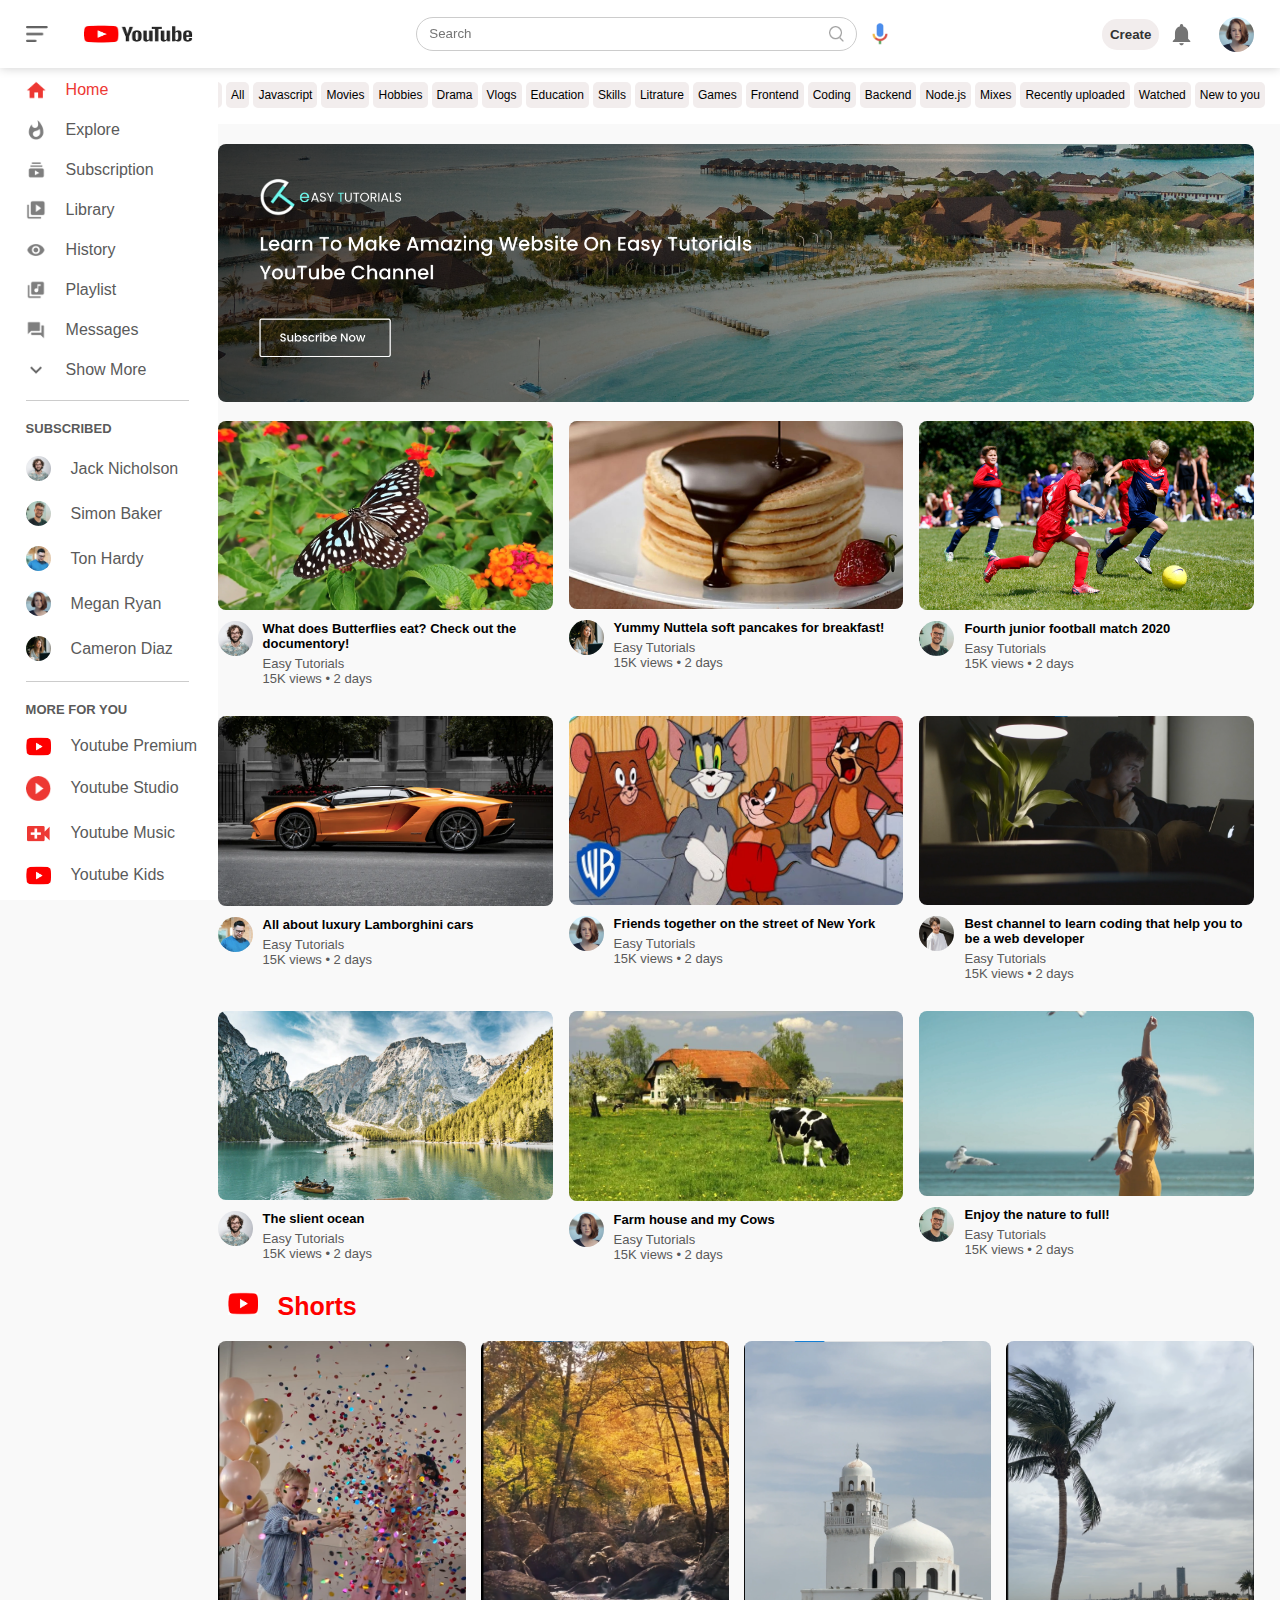
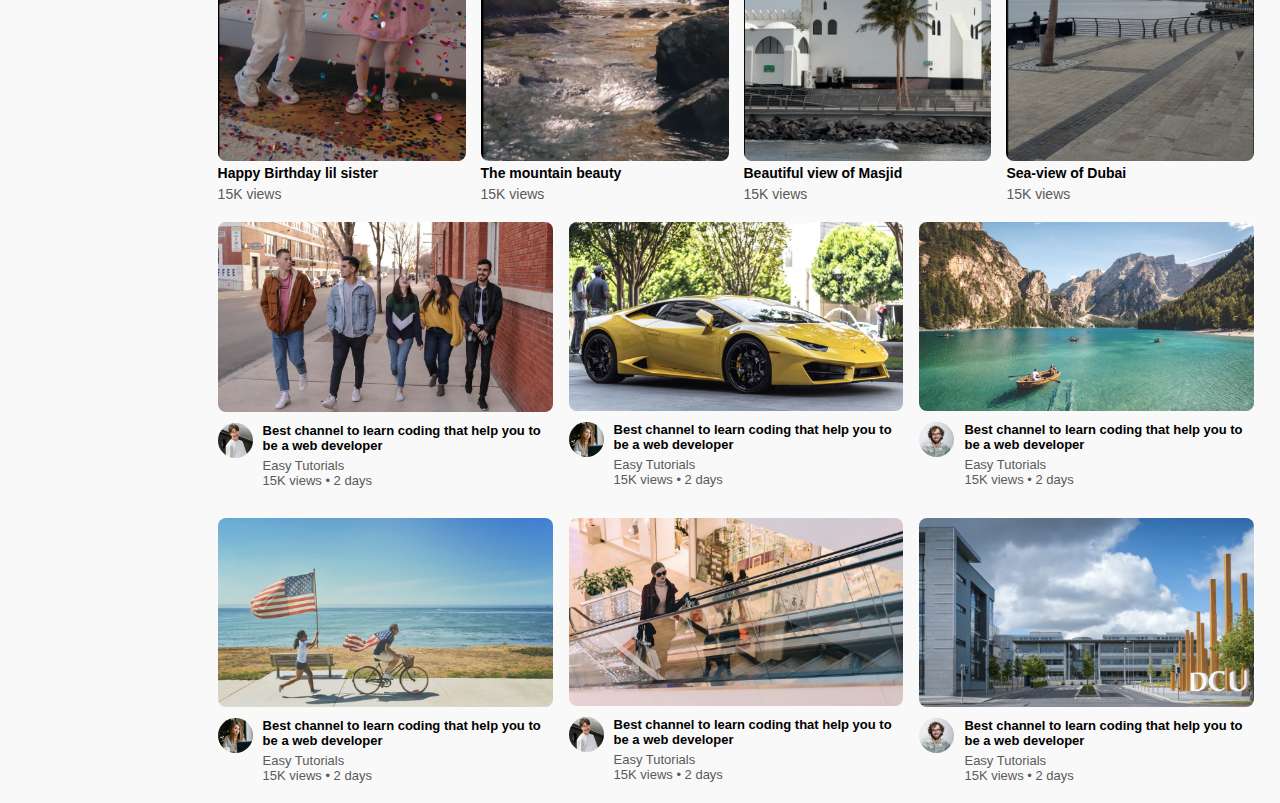
<file: index.html>
<!DOCTYPE html>
<html lang="en">

<head>
    <meta charset="UTF-8">
    <meta name="viewport" content="width=device-width, initial-scale=1.0">
    <title>Document</title>
    <link rel="stylesheet" href="style.css">
</head>

<body>
    <div class="main">
    
    <nav class="flex-div">
        <div class="nav-left flex-div">
            <img src="images/menu.png" alt=""  class="menu-icon">
            <img height="48px" src="images/logo (2).png" alt=""  class="logo">
        </div>
        <div class="nav-middle flex-div">
<div class="search-box flex-div">
<input type="text" placeholder="Search">
<img src="images/search.png" alt="">
</div>
<img src="images/voice-search.png" alt=""  class="mic-icon">
        </div>
        <div class="nav-right flex-div">
            <button class="btn"> Create</button>
            <img src="images/notification.png" alt="">
            <img src="images/megan.png" alt=""  class="user-icon">
        </div>
    </nav>

    <div class="layout">
    <!-- ---------------sidebar-------------- -->
    <div class="sidebar">
        <div class="shortcut-links">
            <a href=""><img src="images/home.png" ><p>Home</p></a>
            <a href=""><img src="images/explore.png" ><p>Explore</p></a>
            <a href=""><img src="images/subscriprion.png" ><p>Subscription</p></a>
            <a href=""><img src="images/library.png" ><p>Library</p></a>
            <a href=""><img src="images/history.png" ><p>History</p></a>
            <a href=""><img src="images/playlist.png" ><p>Playlist</p></a>
            <a href=""><img src="images/messages.png" ><p>Messages</p></a>
            <a href=""><img src="images/show-more.png" ><p>Show More</p></a>
        <hr>
        </div>
        <div class="subscribed-list">
            <h3>SUBSCRIBED</h3>
            <a href=""><img src="images/Jack.png" alt=""><p>Jack Nicholson</p></a>
            <a href=""><img src="images/simon.png" alt=""><p>Simon Baker</p></a>
            <a href=""><img src="images/tom.png" alt=""><p>Ton Hardy</p></a>
            <a href=""><img src="images/megan.png" alt=""><p>Megan Ryan</p></a>
            <a href=""><img src="images/cameron.png" alt=""><p>Cameron Diaz</p></a>
        
        </div>
        <hr>
        <div class="more">
            <h3>MORE FOR YOU</h3>
            <a href=""><img src="images/logo 4.png" alt=""><p>Youtube Premium </p></a>
            <a href=""><img src="images/logo3.png" alt=""><p>Youtube Studio</p></a>
            <a href=""><img src="images/upload.png" alt=""><p>Youtube Music </p></a>
            <a href=""><img src="images/logo 4.png" alt=""><p>Youtube Kids</p> </a>
        </div>
    </div>
  <!-- ------------- suggestions --------- -->

  <div class="content-wrapper">

<div class="category-list">
    <button class="category-btn active" id="btn1">All</button>
    <button class="category-btn">News</button>
    <button class="category-btn">React</button>
    <button class="category-btn">Music</button>
    <button class="category-btn">Flowers</button>
    <button class="category-btn">All</button>
    <button class="category-btn">Javascript</button>
    <button class="category-btn">Movies</button>
    <button class="category-btn">Hobbies</button>
    <button class="category-btn">Drama</button>
    <button class="category-btn">Vlogs</button>
    <button class="category-btn">Education</button>
    <button class="category-btn">Skills</button>
    <button class="category-btn">Litrature</button>
    <button class="category-btn">Games</button>
    <button class="category-btn">Frontend</button>
    <button class="category-btn">Coding</button>
    <button class="category-btn">Backend</button>
    <button class="category-btn">Node.js</button>
    <button class="category-btn">Mixes</button>
    <button class="category-btn">Recently uploaded</button>
    <button class="category-btn">Watched</button>
    <button class="category-btn">New to you</button>
</div>
</div>

</div>

<!-- ----------- main ------------- -->

<div class="container">
    <div class="banner">
        <img src="images/banner.png" alt="">
    </div>

<div class="list-container">
    <div class="vid-list">
        <a href="video4.html"><img src="images/butterfly.png" alt="" class="thumbnail"></a>
        <div class="flex-div">
            <img src="images/Jack.png" alt="">
            <div class="vid-info">
                <a href="video4.html">What does Butterflies eat? Check out the documentory!</a>
                <p>Easy Tutorials</p>
                <p>15K views &bull; 2 days</p>

            </div>
        </div>
    </div>
    <div class="vid-list">
        <a href="video1.html"><img src="images/cook(1).jpg" alt="" class="thumbnail"></a>
        <div class="flex-div">
            <img src="images/cameron.png" alt="">
            <div class="vid-info">
                <a href="video1.html">Yummy Nuttela soft pancakes for breakfast!</a>
                <p>Easy Tutorials</p>
                <p>15K views &bull; 2 days</p>

            </div>
        </div>
    </div>
    <div class="vid-list">
        <a href="video2.html"><img src="images/sports2.jpg" alt="" class="thumbnail"></a>
        <div class="flex-div">
            <img src="images/simon.png" alt="">
            <div class="vid-info">
                <a href="video2.html">Fourth junior football match 2020</a>
                <p>Easy Tutorials</p>
                <p>15K views &bull; 2 days</p>

            </div>
        </div>
    </div>
    
    <div class="vid-list">
        <a href="video6.html"><img src="images/thumbnail6.png" alt="" class="thumbnail"></a>
        <div class="flex-div">
            <img src="images/tom.png" alt="">
            <div class="vid-info">
                <a href="video6.html">All about luxury Lamborghini cars</a>
                <p>Easy Tutorials</p>
                <p>15K views &bull; 2 days</p>

            </div>
        </div>
    </div>
    <div class="vid-list">
        <a href="video3.html"><img src="images/jerry.jpg" alt="" class="thumbnail"></a>
        <div class="flex-div">
            <img src="images/megan.png" alt="">
            <div class="vid-info">
                <a href="video3.html">Friends together on the street of New York</a>
                <p>Easy Tutorials</p>
                <p>15K views &bull; 2 days</p>

            </div>
        </div>
    </div>
    <div class="vid-list">
        <a href="video3.html"><img src="images/laptop.png" alt="" class="thumbnail"></a>
        <div class="flex-div">
            <img src="images/gerard.png" alt="">
            <div class="vid-info">
                <a href="video3.html">Best channel to learn coding that help you to be a web developer</a>
                <p>Easy Tutorials</p>
                <p>15K views &bull; 2 days</p>

            </div>
        </div>
    </div>
    <div class="vid-list">
        <a href="video1.html"><img src="images/thumbnail4.png" alt="" class="thumbnail"></a>
        <div class="flex-div">
            <img src="images/Jack.png" alt="">
            <div class="vid-info">
                <a href="video1.html">The slient ocean</a>
                <p>Easy Tutorials</p>
                <p>15K views &bull; 2 days</p>

            </div>
        </div>
    </div> 
    <div class="vid-list">
        <a href="video5.html"><img src="images/nature.jpg" alt="" class="thumbnail"></a>
        <div class="flex-div">
            <img src="images/megan.png" alt="">
            <div class="vid-info">
                <a href="video5.html">Farm house and  my Cows</a>
                <p>Easy Tutorials</p>
                <p>15K views &bull; 2 days</p>

            </div>
        </div>
    </div>
    <div class="vid-list" id="none" >
        <a href="video.html"><img src="images/video.png" alt="" class="thumbnail"></a>
        <div class="flex-div">
            <img src="images/simon.png" alt="">
            <div class="vid-info">
                <a href="video.html">Enjoy the nature to full!</a>
                <p>Easy Tutorials</p>
                <p>15K views &bull; 2 days</p>

            </div>
        </div>
    </div>
</div>

<h3 class="head3"><img src="images/logo 4.png" alt="">Shorts</h3>
<div class="shorts-section">
   
    <div  class="shorts">
        <a href="short.html"><img  src="images/birthday.png" alt="" class="thumbnail"></a>
        
            <div class="vid-info">
                <a href="short.html">Happy Birthday lil sister</a>
                <p>15K views</p>

            </div>
       
    </div>
    <div  class="shorts">
        <a href="short2.html"><img  src="images/mountain.png" alt="" class="thumbnail"></a>
      
            <div class="vid-info">
                <a href="short2.html">The mountain beauty </a>
                <p>15K views</p>

            </div>
       
    </div>
    <div  class="shorts" >
        <a href="short3.html"><img  src="images/masjid.png" alt="" class="thumbnail"></a>
      
            <div class="vid-info">
                <a href="short3.html">Beautiful view of Masjid </a>
                <p>15K views</p>

            </div>
       
    </div>
    <div  class="shorts" >
        <a href="short4.html"><img  src="images/view.png" alt="" class="thumbnail"></a>
        
            <div class="vid-info">
                <a href="short4.html">Sea-view of Dubai </a>
                <p>15K views</p>

            </div>
        
    </div>

</div>

<div class="list-container">
    <div class="vid-list">
        <a href="video4.html"><img src="images/thumbnail5.png" alt="" class="thumbnail"></a>
        <div class="flex-div">
            <img src="images/gerard.png" alt="">
            <div class="vid-info">
                <a href="video4.html">Best channel to learn coding that help you to be a web developer</a>
                <p>Easy Tutorials</p>
                <p>15K views &bull; 2 days</p>

            </div>
        </div>
    </div>
    <div class="vid-list">
        <a href="video6.html"><img src="images/thumbnail8.png" alt="" class="thumbnail"></a>
        <div class="flex-div">
            <img src="images/cameron.png" alt="">
            <div class="vid-info">
                <a href="video6.html">Best channel to learn coding that help you to be a web developer</a>
                <p>Easy Tutorials</p>
                <p>15K views &bull; 2 days</p>
            </div>
        </div>
    </div>
    <div class="vid-list">
        <a href="video.html"><img src="images/thumbnail1.png" alt="" class="thumbnail"></a>
        <div class="flex-div">
            <img src="images/Jack.png" alt="">
            <div class="vid-info">
                <a href="video.html">Best channel to learn coding that help you to be a web developer</a>
                <p>Easy Tutorials</p>
                <p>15K views &bull; 2 days</p>
            </div>
        </div>
    </div>
    <div class="vid-list">
        <a href="video3.html"><img src="images/thumbnail2.png" alt="" class="thumbnail"></a>
        <div class="flex-div">
            <img src="images/cameron.png" alt="">
            <div class="vid-info">
                <a href="video3.html">Best channel to learn coding that help you to be a web developer</a>
                <p>Easy Tutorials</p>
                <p>15K views &bull; 2 days</p>
            </div>
        </div>
    </div>
    <div class="vid-list">
        <a href="video2.html"><img src="images/thumbnail3.png" alt="" class="thumbnail"></a>
        <div class="flex-div">
            <img src="images/gerard.png" alt="">
            <div class="vid-info">
                <a href="video2.html">Best channel to learn coding that help you to be a web developer</a>
                <p>Easy Tutorials</p>
                <p>15K views &bull; 2 days</p>
            </div>
        </div>
    </div>
    <div class="vid-list">
        <a href="video.html"><img src="images/thumbnail7.png" alt="" class="thumbnail"></a>
        <div class="flex-div">
            <img src="images/Jack.png" alt="">
            <div class="vid-info">
                <a href="video.html">Best channel to learn coding that help you to be a web developer</a>
                <p>Easy Tutorials</p>
                <p>15K views &bull; 2 days</p>
            </div>
        </div>
    </div>
</div>
</div>

</div>







</div>
<script src="script.js"></script>
</body>

</html>
</file>
<file: style.css>
* {
    margin: 0;
    padding: 0;
    font-family: sans-serif;
    box-sizing: border-box;
}

a {
    text-decoration: none;
    color: #5a5a5a;
}

img {
    cursor: pointer;
}

.flex-div {
    display: flex;
    align-items: center;

}

nav {
    padding: 10px 2%;
    justify-content: space-between;
    box-shadow: 0 0 10px rgba(0, 0, 0, 0.2);
    background: #fff;
    position: sticky;
    top: 0;
    z-index: 10;
}

.nav-right img {
    width: 25px;
    margin-right: 25px;
}
.btn{
    padding: 8px;
   
    border: 0;
    font-weight: bold;
    border-radius: 15px;
 color: #333;
    background: #f2eded;
    margin-right: 10px;
    cursor: pointer;
}

.nav-right .user-icon {
    width: 35px;
    border-radius: 50%;
    margin-right: 0;
}

.nav-left .menu-icon {
    width: 22px;
    margin-right: 25px;
}

.nav-left .logo {
    width: 130px;

}

.nav-middle .mic-icon {
    width: 16px;
}

.nav-middle .search-box {
    margin-right: 15px;
    padding: 8px 12px;
    border: 1px solid #ccc;
    border-radius: 25px;
}

.nav-middle .search-box input {
    width: 400px;
    border: 0;
    outline: 0;
    background: transparent;
}

.nav-middle .search-box img {
    width: 15px;
}
/* -------- suggestions ------- */
.layout{
    display: flex;
    overflow-y: auto;
}

body.small-sidebar .layout .sidebar{
    width: 0;
    padding: 0;
}
.layout .content-wrapper{
    padding: 0 8px;
    overflow-x: hidden;
    width: 100%;
}
.content-wrapper .category-list{
    display: flex;
    gap: 4px;
    overflow-x: auto;
    padding: 4px 0 6px;
    scrollbar-width: none;

}
.category-list .category-btn{
    border: none;
    cursor: pointer;
    font-size: 12px;
    font-weight: 500;
    padding: 6px 5px;
    border-radius: 5px;
    white-space: nowrap;
    background: #f2eded;
    margin-top: 10px;
    margin-bottom: 10px;
}
.category-list .category-btn:hover{
    background: #d5d3d3;
}

#btn1{
    background: #000;
    color: #fff;
}

/* --------sidebar--------- */
.sidebar {
    background: #fff;
    width: 17%;
    height: 100vh;
    position: fixed;
    top: 0;
    overflow: hidden;
    overflow-y: scroll;
    padding-left: 2%;
    padding-top: 80px;
}

body::-webkit-scrollbar {
    width: 7px;
}
body::-webkit-scrollbar-thumb {
    border-radius: 20px;
    background: #cccccc;
}

.sidebar::-webkit-scrollbar {
    width: 7px;
}

.sidebar::-webkit-scrollbar-thumb {
    border-radius: 20px;
    background: #f5f5f5;

}

.sidebar:hover::-webkit-scrollbar-thumb {
    background: #cccccc;
}


.shortcut-links a img {
    width: 20px;
    margin-right: 20px;
}

.shortcut-links a {
    display: flex;
    align-items: center;
    margin-bottom: 20px;
    width: fit-content;
    flex-wrap: wrap;
}

.shortcut-links a:first-child {
    color: #ed3833;
}

.sidebar hr {
    border: 0;
    height: 1px;
    background: #ccc;
    width: 85%;
}

.subscribed-list h3 {
    font-size: 13px;
    margin: 20px 0;
    color: #5a5a5a;
}

.subscribed-list a {
    display: flex;
    align-items: center;
    margin-bottom: 20px;
    width: fit-content;
    flex-wrap: wrap;
}

.subscribed-list a img {
    width: 25px;
    border-radius: 50%;
    margin-right: 20px;
}
.more h3 {
    font-size: 13px;
    margin: 20px 0;
    color: #5a5a5a;
}
.more a {
    display: flex;
    align-items: center;
    margin-bottom: 20px;
    width: fit-content;
    flex-wrap: wrap;
}
.more a img {
    width: 25px;
    margin-right: 20px;
}
.small-sidebar {
    width: 5%;
}

.small-sidebar a p {
    display: none;
}

.small-sidebar h3 {
    display: none;
}

.small-sidebar hr {
    width: 50%;
    margin-bottom: 25px;
}

#vid-sidebar{
position: absolute;
z-index: 1;
}
.container .play-container{
backdrop-filter: black;
}
/* --------- main ---------- */
.container {
    background: #f9f9f9;
    padding-left: 17%;
    padding-right: 2%;
    padding-top: 20px;
    padding-bottom: 20px;
}

.large-container {
    padding-left: 7%;

}
.large-container #none{
    display: none;
}
.large-container .shorts img{
  width: 280px;

}

.banner {
    width: 100%;
}

.banner img {
    width: 100%;
    border-radius: 8px;
}

.list-container {
    display: grid;
    grid-template-columns: repeat(auto-fit, minmax(250px, 1fr));
    grid-column-gap: 16px;
    grid-row-gap: 30px;
    margin-top: 15px;
}
.shorts-section {
    display: grid;
    grid-template-columns: repeat(4, 1fr); /* Default: 4 per row */
    gap: 15px;
    margin-top: 20px;
    margin-bottom: 20px;
}

.shorts {
    width: 100%;
}

.shorts img {
    width: 100%;
    height: 420px;

    border-radius: 8px;
}
.shorts .vid-info{
    font-size: 14px;
}
.vid-list .thumbnail {
    width: 100%;
    border-radius: 8px; 
   
}
.head3{
    font-size: 25px;
    color: red;
    font-weight: bold;
    padding-left: 10px;
    margin-top: 10px;
}
.head3 img{
    width: 30px;
    margin-right: 20px;
margin-top: 20px;
}
.vid-list .flex-div {
    align-items: flex-start;
    margin-top: 7px;
}

.vid-list .flex-div img {
    width: 35px;
    margin-right: 10px;
    border-radius: 50%;
}

.vid-info {
    color: #5a5a5a;
    font-size: 13px;
}

.vid-info a {
    color: #000;
    font-weight: 600;
    display: block;
    margin-bottom: 5px;
}


@media (max-width: 900px) {
    .menu-icon {
        display: none;
    }

    .sidebar {
        display: none;
    }

    .container, .large-container {
        padding-left: 5%;
        padding-right: 5%;
    }

    .nav-right img {
        display: none;
    }

    .nav-right .user-icon {
        display: block;
        width: 30px;
    }

    .nav-middle .search-box input {
        width: 100%;
    }

    .nav-middle .mic-icon {
        display: none;
    }

    .logo {
        width: 90px;
    }
     #none{
        display: none;
    }
   
}

@media (max-width: 768px){
.shorts img{
    height: 330px;
}

}
@media (min-width: 1300px){
    #none{
        display: none;
    }
    .shorts img{
        height: 420px;
    }
    .category-list{
        overflow-x: hidden;
    }
}
@media (max-width: 600px) {
    .shorts-section {
        grid-template-columns: repeat(2, 1fr);
    }
    .shorts img{
        height: 280px;
       
    }
}


/* ------------ play video page ---------- */
.play-container{
    padding-left: 2%;
}
.row{
    display: flex;
    justify-content: space-between;
    flex-wrap: wrap;
}
.play-video{
    padding-left: 3%;
    flex-basis: 59%;
}
.right-sidebar{
    flex-basis: 39%;
    padding-right: 5%;
}
.play-video video{
    width: 100%;
    border-radius: 15px;

}
.side-video-list{
    display: flex;
    justify-content: space-between;
    margin-bottom: 8px;
}
.side-video-list img{
    width: 100%;
    border-radius: 10px;

}
.side-video-list .small-thumbnail{
    flex-basis: 49%;
}
.side-video-list .vid-info{
    flex-basis: 49%;
    
}
.side-video-list .vid-info a{
    font-size: 15px;
}
.side-video-list .vid-info p{
    font-size: 13px;
}
.play-video h3{
    margin-top: 7px;
    font-size:22px ;
    font-weight: 600;
}
.play-video .play-video-info{
    display: flex;
    align-items: center;
    justify-content: space-between;
    flex-wrap: wrap;
    margin-top: 10px;
    font-size: 14px;
    color: #5a5a5a;
}
.play-video .play-video-info a img{
    width: 16px;
    margin-right: 4px;
}
.play-video .play-video-info a{
    display: inline-flex;
margin-left: 2px;
align-items: center;
}
.comment{
    display: flex;
   gap: 30px;
    align-items: center;
    padding: 16px 0;
    border-top: 1px solid #ddd;
    border-bottom: 1px solid #ddd;
  }
  .sort-by {
    display: flex;
    align-items: center;
    gap: 6px;
    font-size: 14px;
    color: #333;
    cursor: pointer;
  }
  
  .sort-icon {
    font-size: 18px;
    line-height: 1;
  }
  
.vid-desc h4{
    font-size: 18px;
    font-weight: 600;
    margin: 0;
}
.add-comment{
display: flex;
align-items: center;
margin: 30px 0;
}
.add-comment img{
    width: 35px;
    border-radius: 50%;
    margin-right: 15px;
}
.add-comment input{
border: 0;
outline: 0;
border-bottom: 1px solid #5a5a5a;
width: 100%;
padding-top: 10px;background: transparent;
}
.old-comment{
    display: flex;
    align-items: center;
    margin: 20px 0;
}
.old-comment img{
    width: 35px;
    border-radius: 50%;
    margin-right: 15px;
}
.old-comment h3{
    font-size: 13px;
    margin-bottom: 2px;
}
.old-comment p{
font-size: 13px;
color: #333;
margin-top: 2px;
}
.old-comment h3 span{
    font-size: 13px;
    color: #5a5a5a;
    font-weight: lighter;
    margin-left: 2px;
}
.old-comment .comment-action{
    display: flex;
    align-items: center;
    max-width: 8px 0;
 margin-top: 7px;
    font-size: 14px;
}
.old-comment .comment-action p{
    font-size: 16px;

}
 #btn{
    padding: 7px;
    width: 200px;
    border: 1px solid black;
    border-radius: 15px;
 color: #333;
    background: #f9f9f9;
    cursor: pointer;
    margin-top: 35px;
}
.old-comment .comment-action img{
    border-radius: 0;
    width: 20px;
    margin-right: 5px;
}
.old-comment .comment-action span{
    margin-right: 20px;
    color: #000;
    font-size: 14px;
}
.old-comment .comment-action span img{
    width: 16px;
}


@media(max-width: 900px){
    .play-video{
        flex-basis: 100%;
    }
    .right-sidebar{
        flex-basis: 100%;
    }
    .play-container{
        padding-left: 5%;
    }
    .vid-desc{
        padding-left: 0;
    }
    .play-video-info a{
        margin-left: 0;
        margin-right: 15px;
        margin-top: 15px;
    }
    .category-list{
        display: none;}
}

.channel-info {
    display: flex;
    justify-content: space-between;
    align-items: center;
    flex-wrap: wrap;
    padding: 16px 0;
    border-bottom: 1px solid #ddd;
    gap: 10px;
  }
  
  .channel-left {
    display: flex;
    align-items: center;
    gap: 12px;
  }
  
  .channel-logo {
    width: 48px;
    height: 48px;
    border-radius: 50%;
  }
  
  .channel-text {
    display: flex;
    flex-direction: column;
  }
  
  .channel-name {
    font-size: 16px;
    font-weight: 600;
    margin: 0;
  }
  
  .verified-badge {
    color: #0f0f0f;
    font-size: 14px;
    margin-left: 4px;
  }
  
  .subscribers {
    font-size: 14px;
    color: #606060;
    margin: 0;
  }
  
  .subscribe-btn {
    background-color: black;
    color: white;
    border: none;
    padding: 8px 16px;
    font-weight: bold;
    border-radius: 20px;
    cursor: pointer;
    margin-right: auto;
  }
  
  .channel-actions {
    display: flex;
    align-items: center;
    gap: 12px;
  }
  
  .action-btn {
    background-color: #f0f0f0;
    border: none;
    padding: 6px 12px;
    border-radius: 20px;
    cursor: pointer;
    font-size: 14px;
  }
  .vid-short video{
    width: 350px;
    height: 460px;
    margin: 25px 0 0 440px;
    border: none;
    border-radius: 20px;
  }
  .play-short{
display: flex;
justify-content: center;
gap: 3px;
  }
  .icon img{
    display: flex;
    flex-direction: column;
    justify-content:center;
    gap: 3px;
    font-size: 10px;
  }
</file>
